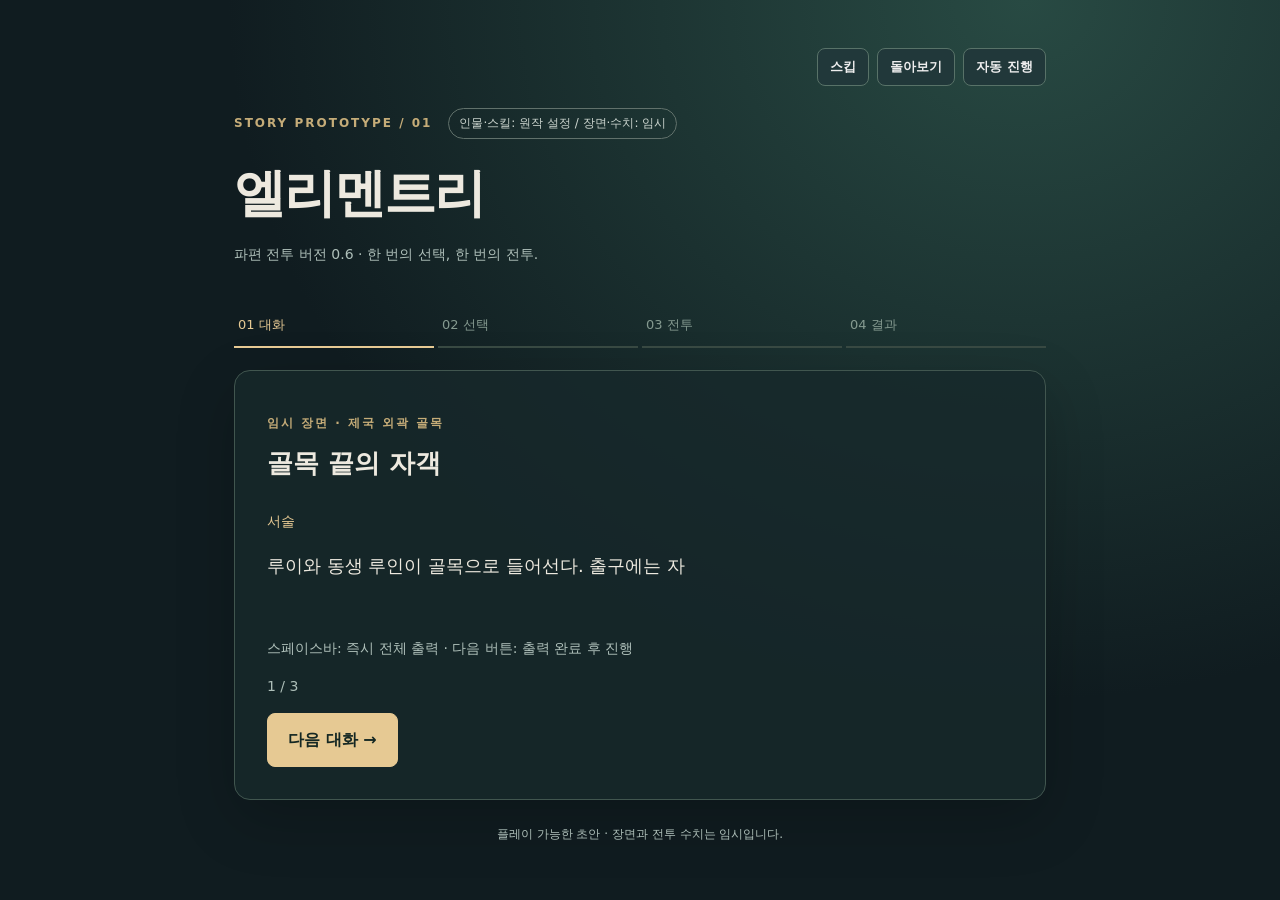
<file: index.html>
<!doctype html>
<html lang="ko">
<head><meta charset="utf-8"><meta name="viewport" content="width=device-width, initial-scale=1"><title>엘리멘트리 · 스토리 게임 초안</title><link rel="stylesheet" href="style.css"><script defer src="characters/루이.js"></script><script defer src="characters/루인.js"></script><script defer src="data.js"></script><script defer src="battle.js"></script><script defer src="game.js"></script></head>
<body><main><header><div class="story-controls" role="group" aria-label="대화 조작"><button id="skip" type="button" class="secondary" aria-pressed="false">스킵</button><button id="review" type="button" class="secondary">돌아보기</button><button id="auto" type="button" class="secondary" aria-pressed="false">자동 진행</button></div><span class="eyebrow">STORY PROTOTYPE / 01</span><span class="tag">인물·스킬: 원작 설정 / 장면·수치: 임시</span><h1 id="title">엘리멘트리</h1><p class="subtitle">파편 전투 버전 0.6 · 한 번의 선택, 한 번의 전투.</p></header><nav aria-label="진행 단계"><ol id="steps"><li>01 대화</li><li>02 선택</li><li>03 전투</li><li>04 결과</li></ol></nav><section id="screen" aria-labelledby="scene-title"></section><footer>플레이 가능한 초안 · 장면과 전투 수치는 임시입니다.</footer></main><dialog id="review-dialog" aria-labelledby="review-title"><div class="review-heading"><h2 id="review-title">돌아보기</h2><button id="close-review" type="button" class="secondary">닫기</button></div><p class="muted">이번 플레이에서 만난 이야기입니다. 닫으면 이어서 진행합니다.</p><div id="review-content"></div></dialog></body></html>
</file>
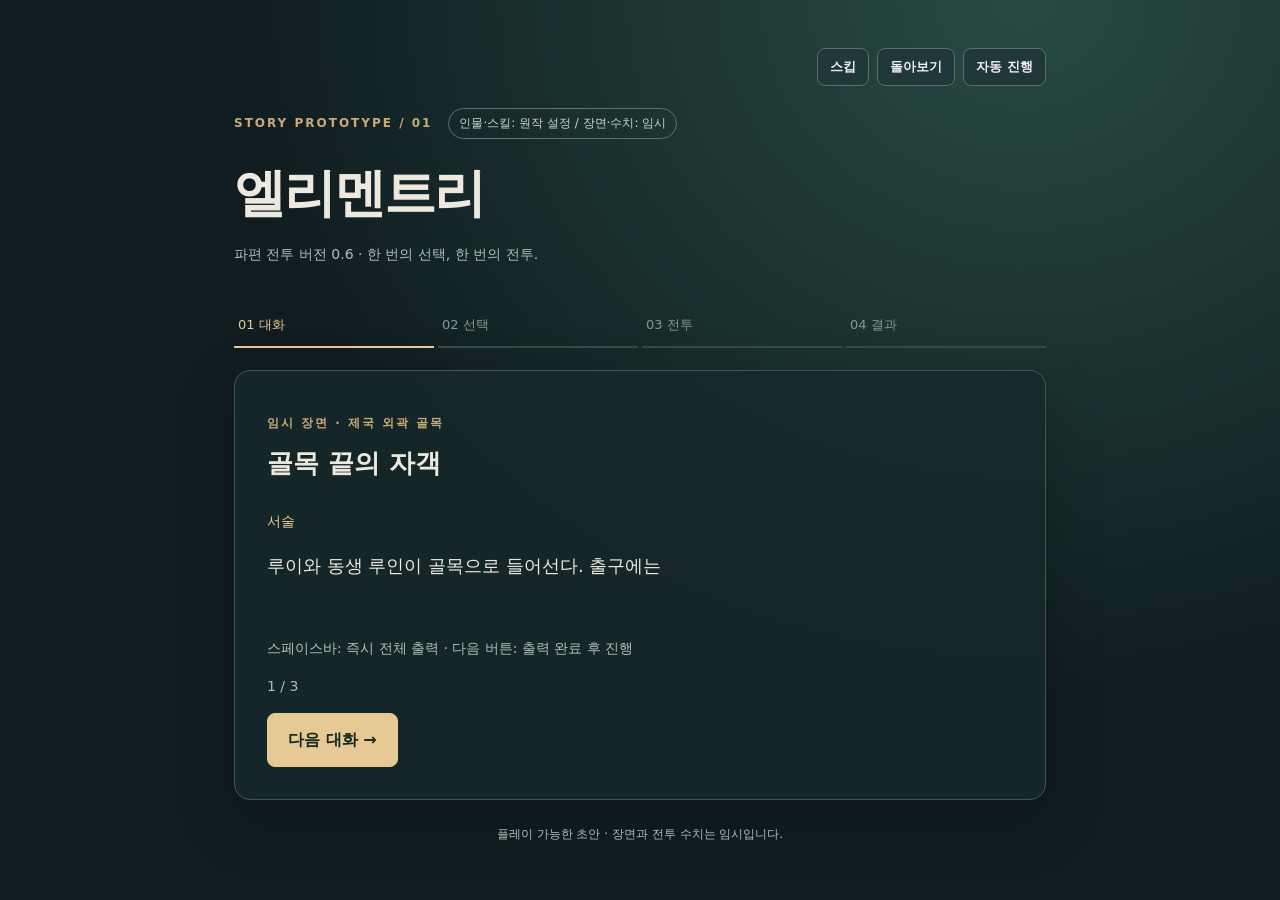
<file: 엘리멘트리.html>
<!doctype html>
<html lang="ko">
<head><meta charset="utf-8"><meta name="viewport" content="width=device-width, initial-scale=1"><title>엘리멘트리 · 스토리 게임 초안</title><style>
:root{color-scheme:dark;font-family:system-ui,-apple-system,'Segoe UI',sans-serif;color:#ede9df;background:#101c20}*{box-sizing:border-box}body{margin:0;background:radial-gradient(ellipse at 80% 0%,#284a43 0%,transparent 55%),#101c20;min-height:100vh}main{max-width:860px;margin:auto;padding:48px 24px}header{padding-bottom:24px}.eyebrow{font-size:12px;letter-spacing:2px;color:#c5ac78;font-weight:700}.tag{display:inline-block;font-size:12px;padding:6px 10px;border:1px solid #61716b;border-radius:20px;margin:0 0 0 16px;color:#ccd5cf}h1{font-family:Georgia,serif;font-size:clamp(32px,6vw,52px);letter-spacing:-2px;margin:20px 0 10px}.subtitle,.muted,footer{color:#aebfb9;font-size:14px;line-height:1.7}nav ol{list-style:none;display:flex;padding:0;gap:4px;margin:0 0 22px}nav li{flex:1;padding:12px 4px;border-bottom:2px solid #384942;color:#859a90;font-size:13px}nav li.active{color:#e6c993;border-color:#e6c993}section{background:#17292bcc;border:1px solid #41564f;border-radius:16px;padding:32px;box-shadow:0 20px 60px #0003}h2{font-size:26px;margin:14px 0 24px}h2:focus{outline:none}.speaker{color:#e6c993;font-size:14px;margin-top:32px}.narrative{font-size:18px;line-height:1.9;min-height:70px}button{font:inherit;font-weight:600;color:#142723;background:#e6c993;border:1px solid #e6c993;border-radius:8px;padding:14px 20px;cursor:pointer;line-height:1.5;transition:background .15s}button:hover{background:#f7dfb2}button:focus-visible{outline:3px solid #fff;outline-offset:4px}button:disabled{opacity:.4;cursor:not-allowed}.secondary{color:#eee;background:#21383a;border-color:#587268;text-align:left}.secondary:hover{background:#2b4846}.choices{display:grid;gap:14px}.choices strong,.choices span{display:block}.choices span{font-size:14px;color:#c1cfc6;font-weight:400;margin-top:6px}.fighters{display:grid;grid-template-columns:1fr 1fr;gap:16px}.fighter{padding:18px;border:1px solid #425a53;border-radius:10px;background:#102323}.fighter h3{margin:0;font-size:18px}.fighter p{font-size:14px;color:#c5d0c8}progress{width:100%;height:12px;accent-color:#98c8a1}.intent{padding:14px;background:#244037;border-radius:8px;color:#c6dccb}.heavy{background:#543a2d;color:#ffe0ad}.actions{display:flex;flex-wrap:wrap;gap:10px}.actions button{flex:1;min-width:150px;font-size:14px}.log{margin:24px 0;background:#0f2021;padding:16px;border-radius:8px;font-size:13px;color:#c1cfc6;line-height:1.6}.log p{margin:5px 0}footer{text-align:center;margin-top:24px;font-size:12px}@media(max-width:540px){main{padding:24px 16px}section{padding:22px 18px}.tag{margin:12px 0 0}.fighters{gap:8px}.fighter{padding:12px}.narrative{font-size:16px}.actions{flex-direction:column}}

.story-controls{display:flex;justify-content:flex-end;gap:8px;flex-wrap:wrap;margin-bottom:22px}.story-controls button{font-size:13px;padding:8px 12px}.story-controls button[aria-pressed="true"]{background:#e6c993;color:#142723}dialog{color:#ede9df;background:#17292b;border:1px solid #61716b;border-radius:16px;width:min(680px,calc(100% - 32px));max-height:80vh;padding:24px}dialog::backdrop{background:#000a}.review-heading{display:flex;justify-content:space-between;align-items:center;gap:16px}.review-heading h2{margin:0}.review-entry{padding:12px 0;border-bottom:1px solid #41564f}.review-entry p{line-height:1.8}.review-entry .speaker{margin:0;color:#e6c993}

/* 파티 인물 컷과 다섯 조각의 파편. 실제 캐릭터 그림은 추후 교체합니다. */
.party-panel{margin:-4px 0 24px;padding-bottom:20px;border-bottom:1px solid #405a55}.party-panel>.eyebrow{margin:0 0 14px}.party-strip{display:flex;gap:14px;overflow-x:auto;padding:4px 3px 10px}.party-cut{flex:0 0 112px;padding:6px;border:1px solid #47645e;background:#112326;border-radius:10px;opacity:.72}.party-cut.current{opacity:1;border-color:#dcbd7c;box-shadow:0 0 0 1px #dcbd7c55,0 0 18px #d1b77715}.party-cut>strong{display:block;font-size:14px;margin:8px 4px 3px}.member-role{display:block;color:#aebfb9;font-size:11px;margin:0 4px 12px}.current .member-role{color:#e6c993}.portrait{height:98px;position:relative;overflow:hidden;border-radius:5px;background:radial-gradient(ellipse at 70% 20%,#719aa055,transparent 60%),linear-gradient(150deg,#203f46,#101c26)}.portrait.miru{background:radial-gradient(ellipse at 25% 20%,#c6a57544,transparent 60%),linear-gradient(150deg,#44422b,#132823)}.silhouette{position:absolute;inset:0}.silhouette:before{content:'';position:absolute;left:32%;top:16%;width:37%;height:43%;background:linear-gradient(100deg,#121e23,#40575b);border-radius:40% 42% 46% 45%;transform:rotate(-8deg);box-shadow:-5px -6px 0 #13232b}.silhouette:after{content:'';position:absolute;left:6%;top:56%;width:90%;height:65%;background:linear-gradient(120deg,#12252c,#506b70);clip-path:polygon(25% 0,65% 0,100% 100%,0 100%)}.miru .silhouette:before{background:linear-gradient(100deg,#253126,#727253);box-shadow:-6px -8px 0 #202b20,5px -2px 0 #202b20}.miru .silhouette:after{background:linear-gradient(120deg,#253a32,#777651)}.portrait-placeholder{position:absolute;bottom:5px;right:5px;font-size:9px;color:#d3ded6;background:#102323bb;border-radius:3px;padding:2px 4px}.battle-command-panel{margin-top:24px;border-top:1px solid #47645e;padding-top:24px}.active-cost-panel{padding:20px 20px 14px;background:linear-gradient(120deg,#1d3738,#14292d);border:1px solid #52736a;border-radius:10px;margin-bottom:18px}.cost-heading{display:flex;align-items:center;justify-content:space-between;gap:10px;font-size:14px;color:#d4e4dd}.cost-heading strong{font-size:20px;color:#ddc78f;font-variant-numeric:tabular-nums}.fragment-gauge{display:flex;gap:5px;height:50px;max-width:540px;margin:16px auto 12px;filter:drop-shadow(0 0 7px #82d8c333)}.fragment-piece{flex:1;background:linear-gradient(125deg,#1d3439,#283e43);clip-path:polygon(17% 0,100% 8%,85% 100%,0 88%);position:relative;border-top:2px solid #44615e;border-bottom:2px solid #263e3b}.fragment-piece.filled{background:linear-gradient(135deg,#e3f2c7 0%,#87d3bc 30%,#4e9e99 62%,#245869 100%);border-top-color:#e8f6d5;border-bottom-color:#90c9b4}.fragment-piece:after{content:'';position:absolute;inset:4px 0;background:linear-gradient(160deg,transparent 48%,#efffd044 49%,transparent 52%);clip-path:polygon(0 0,100% 0,85% 70%,0 100%)}.fragment-piece:nth-child(1){clip-path:polygon(100% 8%,86% 100%,0 58%);transform:translateY(4px)}.fragment-piece:nth-child(2){transform:translateY(-3px);clip-path:polygon(19% 0,100% 11%,82% 100%,0 88%)}.fragment-piece:nth-child(3){transform:translateY(3px);clip-path:polygon(15% 0,100% 7%,86% 100%,0 94%)}.fragment-piece:nth-child(4){transform:translateY(-4px)}.fragment-piece:nth-child(5){clip-path:polygon(18% 0,100% 43%,0 100%);transform:translateY(2px)}.fragment-gauge.compact{height:14px;gap:2px;margin:0 2px 6px;filter:none}.compact .fragment-piece{border-width:1px}.compact .fragment-piece:nth-child(1),.compact .fragment-piece:nth-child(3){transform:translateY(1px)}.compact .fragment-piece:nth-child(2),.compact .fragment-piece:nth-child(4){transform:translateY(-1px)}.compact .fragment-piece:nth-child(5){transform:none}.cost-note{font-size:11px;color:#aebfb9;line-height:1.6;margin:12px 0 0}@media(max-width:540px){.active-cost-panel{padding:16px 12px 12px}.fragment-gauge{height:40px;gap:3px}.fragment-gauge.compact{height:14px}.cost-heading{font-size:12px}.party-cut{flex-basis:100px}.portrait{height:88px}.party-strip{gap:10px}}

.member-health{display:block;color:#d3ded6;font-size:11px;margin:0 4px 12px}.member-status{display:block;font-size:10px;color:#bfcabd;line-height:1.5;margin:6px 4px;overflow-wrap:anywhere}.party-cut{flex-basis:132px}.party-cut.fallen{opacity:.4}.enemy-line{display:grid;grid-template-columns:repeat(3,minmax(0,1fr));gap:12px}.enemy-card{color:#ede9df;background:#15272a;border:1px solid #52635e;border-radius:10px;padding:14px;text-align:left;font-weight:400;min-width:0}.enemy-card>strong,.enemy-card>span{display:block}.enemy-card>strong{font-size:16px;overflow-wrap:anywhere}.enemy-card .muted{font-size:11px;margin:4px 0}.enemy-card .enemy-health{font-size:12px;margin:12px 0}.enemy-card progress{height:8px;margin-bottom:16px}.enemy-card.selected{border-color:#e6c993;background:#293b36;box-shadow:0 0 0 1px #e6c99366}.enemy-card.acting{border-color:#e09c85;background:#392d2d}.enemy-card:hover:not(:disabled){background:#2b4846}.enemy-card:disabled{opacity:.7}.enemy-card .fragment-gauge.compact{max-width:150px;margin:0 0 8px}.status-badge{font-size:11px;color:#cfb7e6;line-height:1.5;min-height:32px;margin-top:10px;overflow-wrap:anywhere}.battle-skills{display:grid;grid-template-columns:repeat(2,minmax(0,1fr));gap:10px}.battle-skills button{min-width:0}.battle-skills strong,.skill-cost,.skill-description,.unavailable-reason{display:block}.battle-skills strong{font-size:15px}.skill-cost{color:#e6c993;font-size:12px;margin:5px 0}.skill-description{color:#bfd0c9;font-size:12px;font-weight:400;line-height:1.6;margin-top:5px}.unavailable-reason{color:#edbda4;font-size:11px;margin-top:6px}.battle-skills button:disabled{opacity:.6}.target-info{font-size:13px;color:#dfd0a3;line-height:1.7}.active-cost-panel:focus-visible{outline:2px solid #e6c993;outline-offset:3px}@media(max-width:540px){.party-cut{flex-basis:120px}.enemy-line{gap:6px}.enemy-card{padding:9px 6px}.enemy-card>strong{font-size:12px}.enemy-card .enemy-health{font-size:10px}.enemy-card .cost-note{font-size:10px}.battle-skills{grid-template-columns:1fr}.status-badge{font-size:10px}}

.hp-track{height:9px;position:relative;overflow:visible;background:#0a171b;border-radius:4px;margin:8px 0 16px;isolation:isolate}.hp-fill,.hp-burn{position:absolute;inset:0;border-radius:4px;transform-origin:left center;pointer-events:none}.hp-fill{background:linear-gradient(90deg,#579c86,#bfe4b6);z-index:2}.hp-burn{background:linear-gradient(90deg,#cf542a,#ffa836,#fff6a4);z-index:1}.damaged .hp-fill{transition:transform var(--hp-duration) ease-out}.damaged .hp-burn{transition:transform calc(var(--hp-duration) + 150ms) ease-out 150ms;box-shadow:0 0 12px #ff8b3c99}.damaged .hp-burn:after{content:'';position:absolute;right:0;top:-8px;width:12px;height:22px;border-radius:70% 25% 60% 35%;background:radial-gradient(ellipse at bottom,#fff4ae,#ff9336 45%,#f4401a66 70%,transparent 75%);filter:drop-shadow(0 0 5px #ffac52);animation:hp-flame calc(var(--hp-duration) + 250ms) ease-out forwards}.damaged{animation:hp-hit 350ms ease-out}.party-cut .hp-track{margin:0 4px 15px;height:6px}.enemy-card .hp-track{margin-bottom:16px}.battle-screen .log{max-height:190px;overflow:auto;scrollbar-width:thin}.combat-typing:after{content:'▍';color:#e6c993;animation:typing-caret .6s steps(2) infinite}@keyframes hp-flame{0%{opacity:1;transform:scaleY(.65) rotate(-8deg)}25%{opacity:1;transform:scaleY(1.2) rotate(12deg)}60%{opacity:.9;transform:scaleY(.85) rotate(-12deg)}100%{opacity:0;transform:scaleY(.3)}}@keyframes hp-hit{0%,100%{filter:none}30%{filter:brightness(1.7);box-shadow:0 0 10px #ff773c}}@keyframes typing-caret{to{opacity:0}}@media(prefers-reduced-motion:reduce){.damaged .hp-fill,.damaged .hp-burn{transition:none}.damaged,.damaged .hp-burn:after,.combat-typing:after{animation:none}.damaged .hp-burn:after{display:none}}

</style></head>
<body><main><header><div class="story-controls" role="group" aria-label="대화 조작"><button id="skip" type="button" class="secondary" aria-pressed="false">스킵</button><button id="review" type="button" class="secondary">돌아보기</button><button id="auto" type="button" class="secondary" aria-pressed="false">자동 진행</button></div><span class="eyebrow">STORY PROTOTYPE / 01</span><span class="tag">인물·스킬: 원작 설정 / 장면·수치: 임시</span><h1 id="title">엘리멘트리</h1><p class="subtitle">파편 전투 버전 0.6 · 한 번의 선택, 한 번의 전투.</p></header><nav aria-label="진행 단계"><ol id="steps"><li>01 대화</li><li>02 선택</li><li>03 전투</li><li>04 결과</li></ol></nav><section id="screen" aria-labelledby="scene-title"></section><footer>플레이 가능한 초안 · 장면과 전투 수치는 임시입니다.</footer></main><dialog id="review-dialog" aria-labelledby="review-title"><div class="review-heading"><h2 id="review-title">돌아보기</h2><button id="close-review" type="button" class="secondary">닫기</button></div><p class="muted">이번 플레이에서 만난 이야기입니다. 닫으면 이어서 진행합니다.</p><div id="review-content"></div></dialog><script>
// 루이의 설정과 스킬을 이 파일에서 수정하세요.
// 숫자는 임시 수치입니다. 이름과 기술의 기본 효과는 사용자 설정입니다.
// 숫자에는 따옴표를 쓰지 않고, 글에는 따옴표를 유지하세요.
const LOUIS = {
  id: 'louis',              // 게임 연결용 이름: 다른 인물과 중복 금지
  name: '루이',             // 화면에 표시되는 이름
  hp: 85,                  // 최대 체력 (임시)
  portraitStyle: 'arin',    // 임시 초상 스타일

  // 소설 설정을 정리하는 메모입니다. 아직 게임 화면에는 출력하지 않습니다.
  profile: {
    relationship: '루인의 손위 형제',
    age: null,             // 미정. 예: 20
    affiliation: '미정',    // 소속
    personality: '미정',    // 성격
    backstory: '미정'       // 배경 이야기
  },

  // 스킬을 추가하려면 아래 { ... } 한 묶음을 복사해 skills 안에 넣으세요.
  // id는 각각 달라야 합니다. 새 기술의 기본 처리 방식은 아래 effect 중 선택합니다.
  skills: [
    {
      id: 'gravity-ball',
      name: '그라비티 볼',
      kind: 'basic',        // basic: 기본 공격 / skill: 파편을 쓰는 기술
      effect: 'hit',        // hit: 선택한 적 하나에 피해와 상태 스택
      cost: 0,             // 기본 공격은 0. 공격 후 공통 규칙에 따라 파편 회복
      damage: 12,          // 피해량 (임시). 전투 준비 보너스는 별도 적용
      status: 'dark',       // dark: 암흑 / radiance: 광채
      stacks: 1,           // 부여할 스택 수
      description: '중력을 응축한 구체를 적 하나에게 날린다.'
    },
    {
      id: 'gravity-fall',
      name: '그라비티 폴',
      kind: 'skill',
      effect: 'detonate-dark', // 암흑이 있는 모든 적에게 스택을 소진하며 피해
      cost: 1,                // 파편 소모량
      damagePerStack: 18,      // 암흑 1스택당 피해량 (임시)
      allowOverdraw: false,    // 초과 사용 보류. 공통 허용 설정도 켜져야 사용 가능
      description: '암흑이 있는 모든 적의 스택을 각각 모두 소진해 피해를 준다.'
    },
    {
      id: 'gravity-chase',
      name: '그라비티 체이스',
      kind: 'skill',
      effect: 'spread-dark',   // 선택한 적의 암흑을 생존 적 전체에 확산
      cost: 1,
      description: '암흑이 있는 적 하나의 스택을 전체로 확산. 모든 생존 적에게 최소 1스택, 추가분은 균등 분배.'
    }
  ]
};

</script><script>
// 루인의 설정과 스킬을 이 파일에서 수정하세요.
// 숫자는 임시 수치입니다. 이름과 기술의 기본 효과는 사용자 설정입니다.
// 숫자에는 따옴표를 쓰지 않고, 글에는 따옴표를 유지하세요.
const RUIN = {
  id: 'ruin',               // 게임 연결용 이름: 다른 인물과 중복 금지
  name: '루인',              // 화면에 표시되는 이름
  hp: 75,                  // 최대 체력 (임시)
  portraitStyle: 'miru',    // 임시 초상 스타일

  // 소설 설정용 메모. 아직 게임 화면에는 출력하지 않습니다.
  profile: {
    relationship: '루이의 동생',
    age: null,
    affiliation: '미정',
    personality: '미정',
    backstory: '미정'
  },

  // 스킬 하나는 { ... } 한 묶음입니다. 추가할 때 id를 중복하지 마세요.
  skills: [
    {
      id: 'faint-light',
      name: '어둠을 밝히는 빛',
      kind: 'basic',        // basic: 기본 공격 / skill: 파편을 쓰는 기술
      effect: 'hit',        // 선택한 적 하나에게 피해와 상태 스택
      cost: 0,
      damage: 10,          // 피해량 (임시)
      status: 'radiance',   // radiance: 광채 / dark: 암흑
      stacks: 1,
      description: '미약한 빛줄기를 적 하나에게 날린다.'
    },
    {
      id: 'cutting-light',
      name: '어둠을 가르는 빛',
      kind: 'skill',
      effect: 'hit',
      cost: 1,             // 파편 소모량
      damage: 20,          // 피해량 (임시)
      status: 'radiance',
      stacks: 3,           // 부여할 광채 스택 수. 추가 효과는 아직 미정
      description: '전방을 가르는 빛줄기를 적 하나에게 날린다.'
    }
  ]
};

</script><script>
// 인물 이름·형제 관계·아군 스킬은 사용자 설정입니다.
// 장면, 피해량, 체력, 적 스킬, 턴 순서와 아직 미정인 세부 처리는 임시 설정입니다.
const STORY = {
  title: '엘리멘트리',
  sceneTitle: '골목 끝의 자객',
  location: '임시 장면 · 제국 외곽 골목',
  dialogue: [
    { speaker: '서술', text: '루이와 동생 루인이 골목으로 들어선다. 출구에는 자객 제인과 두 부하가 기다리고 있다.' },
    { speaker: '루인', text: '형, 저들은 길을 비켜 줄 생각이 없어 보여.' },
    { speaker: '루이', text: '내 곁에 있어. 함께 길을 열자.' }
  ],
  choiceTitle: '어떻게 전투를 준비할까?',
  choices: [
    { id: 'focus', title: '공격에 집중한다', description: '루이의 기본 공격 피해 +3 · 임시 수치', attackBonus: 3, hpBonus: 0, response: '루이가 손끝에 중력을 응축한다. 루인은 그 곁에서 빛을 준비한다.' },
    { id: 'guard', title: '서로를 지킬 준비를 한다', description: '형제의 최대 체력 각각 +10 · 임시 수치', attackBonus: 0, hpBonus: 10, response: '형제는 서로의 등을 맡긴다. 서두르지 않고 기회를 기다리기로 한다.' }
  ],
  encounter: '제인이 두 부하에게 신호를 보낸다. 루이와 루인은 파편 0에서 싸움을 시작한다.',
  victory: { title: '형제가 연 길', text: '제인 일행이 물러난다. 루이와 루인은 함께 골목을 빠져나간다. 이 장면은 전투 규칙을 확인하기 위한 임시 이야기다.' },
  defeat: { title: '다음 기회를 위해', text: '형제는 더 싸우지 못하고 물러난다. 파편과 스택을 활용해 다시 도전해 보자. 이 결과는 임시 이야기다.' }
};
const COMBAT = {
  rules: { maxFragments: 5, initialFragments: 0, basicRecovery: 1, fragmentationTurns: 2, enableOverdraw: false, defenseMultiplier: 0.25 },
  // 아래 피해량·체력은 모두 임시이며 자유롭게 교체할 수 있습니다.
  // 아군 설정은 characters/루이.js, characters/루인.js에서 수정하세요.
  // 새 인물 파일을 index.html에 등록한 뒤, 이 배열에 해당 인물 상수를 추가합니다.
  party: [LOUIS, RUIN],
  enemies: [
    { id: 'jane', name: '제인', hp: 90, role: '자객', aiPattern: ['dagger', 'dagger', 'vital-strike', 'shadow-strike'], skills: [
      { id: 'dagger', name: '단검 찌르기', kind: 'basic', effect: 'hit', cost: 0, damage: 5, description: '적 하나에게 5 피해, 파편 1 회복 · 임시 스킬' },
      { id: 'vital-strike', name: '급소 찌르기', kind: 'skill', effect: 'hit', cost: 2, damage: 14, description: '적 하나에게 14 피해 · 임시 자객 스킬' },
      { id: 'shadow-strike', name: '그림자 습격', kind: 'skill', effect: 'hit', cost: 1, damage: 9, description: '적 하나에게 9 피해 · 임시 자객 스킬' }
    ] },
    { id: 'right-hand', name: '제인의 오른팔', hp: 45, role: '자객의 부하', aiPattern: ['right-dagger', 'double-cut'], skills: [
      { id: 'right-dagger', name: '날붙이 공격', kind: 'basic', effect: 'hit', cost: 0, damage: 4, description: '적 하나에게 4 피해, 파편 1 회복 · 임시 스킬' },
      { id: 'double-cut', name: '연속 베기', kind: 'skill', effect: 'hit', cost: 1, damage: 7, description: '적 하나에게 7 피해 · 임시 스킬' }
    ] },
    { id: 'left-hand', name: '제인의 왼팔', hp: 45, role: '자객의 부하', aiPattern: ['left-dagger', 'ambush'], skills: [
      { id: 'left-dagger', name: '기습 단검', kind: 'basic', effect: 'hit', cost: 0, damage: 4, description: '적 하나에게 4 피해, 파편 1 회복 · 임시 스킬' },
      { id: 'ambush', name: '매복 찌르기', kind: 'skill', effect: 'hit', cost: 1, damage: 7, description: '적 하나에게 7 피해 · 임시 스킬' }
    ] }
  ]
};
const PRESENTATION = { typingIntervalMs: 35, autoDelayMs: 1400, skipDelayMs: 120, combatTypingMs: 16, combatLineDelayMs: 180, enemyDelayMs: 450, hpDrainMs: 900 };

</script><script>
// 화면과 독립된 전투 규칙. 모든 캐릭터가 같은 코스트·상태 처리 함수를 사용합니다.
function createBattle(config, choice = {}) {
  const units = [...config.party.map(unit => ({ ...unit, side: 'party' })), ...config.enemies.map(unit => ({ ...unit, side: 'enemy' }))].map(unit => {
    const maxHp = unit.hp + (unit.side === 'party' ? choice.hpBonus || 0 : 0);
    return { ...unit, hp: maxHp, maxHp, fragments: config.rules.initialFragments,
      attackBonus: unit.id === config.party[0].id ? choice.attackBonus || 0 : 0,
      dark: 0, radiance: 0, recoveryBlockedTurns: 0, defending: false, actionsTaken: 0 };
  });
  return { units, turnIndex: 0, round: 1, turn: 1, outcome: null };
}
function currentActor(state) { return state.units[state.turnIndex]; }
function opponents(state, actor = currentActor(state)) { return state.units.filter(unit => unit.side !== actor.side && unit.hp > 0); }
function validTargets(state, skill, actor = currentActor(state)) {
  const targets = opponents(state, actor);
  return ['detonate-dark', 'spread-dark'].includes(skill.effect) ? targets.filter(unit => unit.dark > 0) : targets;
}
function actionAvailability(state, action, config) {
  if (state.outcome) return { ok: false, reason: '전투가 끝났습니다.' };
  const actor = currentActor(state);
  if (action.skillId === 'defend') return { ok: true };
  const skill = actor.skills.find(item => item.id === action.skillId);
  if (!skill) return { ok: false, reason: '사용할 수 없는 기술입니다.' };
  const cost = skill.cost || 0;
  const overdraw = actor.fragments < cost;
  if (overdraw && !(config.rules.enableOverdraw && skill.allowOverdraw && action.overdraw === true)) {
    return { ok: false, reason: `파편 부족 · ${cost} 필요` };
  }
  const targets = validTargets(state, skill, actor);
  if (!targets.length) return { ok: false, reason: ['detonate-dark', 'spread-dark'].includes(skill.effect) ? '암흑 1스택 이상인 적이 필요합니다.' : '대상이 없습니다.' };
  if (skill.effect !== 'detonate-dark' && !targets.some(unit => unit.id === action.targetId)) {
    return { ok: false, reason: skill.effect === 'spread-dark' ? '암흑이 있는 적을 선택하세요.' : '살아 있는 적을 선택하세요.' };
  }
  return { ok: true, skill, targets, overdraw };
}
function advanceBattle(state) {
  if (state.units.filter(unit => unit.side === 'enemy').every(unit => unit.hp === 0)) state.outcome = 'victory';
  else if (state.units.filter(unit => unit.side === 'party').every(unit => unit.hp === 0)) state.outcome = 'defeat';
  if (state.outcome) return;
  do {
    state.turnIndex = (state.turnIndex + 1) % state.units.length;
    if (state.turnIndex === 0) state.round++;
  } while (currentActor(state).hp === 0);
  state.turn++;
  currentActor(state).defending = false;
}
function takeTurn(state, action, config) {
  const available = actionAvailability(state, action, config);
  if (!available.ok) return { ok: false, reason: available.reason, lines: [] };
  const actor = currentActor(state), lines = [];
  const blockedAtStart = actor.recoveryBlockedTurns > 0;
  let triggeredFragmentation = false;
  function hit(target, damage) {
    const actual = target.defending ? Math.ceil(damage * config.rules.defenseMultiplier) : damage;
    target.hp = Math.max(0, target.hp - actual);
    lines.push(`${target.name}에게 ${actual} 피해${target.defending ? ' (방어)' : ''}.`);
    if (!target.hp) lines.push(`${target.name} 전투 불능.`);
  }
  if (action.skillId === 'defend') { actor.defending = true; lines.push(`${actor.name}: 방어. 다음 자신의 턴까지 받는 피해 감소.`); }
  else {
    const { skill, targets, overdraw } = available;
    lines.push(`${actor.name}: ${skill.name}${overdraw ? ' · 초과 사용' : ''}.`);
    if (skill.cost) {
      actor.fragments = Math.max(0, actor.fragments - skill.cost);
      lines.push(`파편 ${skill.cost} 소모 · 남은 파편 ${actor.fragments}/5.`);
    }
    if (overdraw) {
      actor.recoveryBlockedTurns = config.rules.fragmentationTurns;
      triggeredFragmentation = true;
      lines.push(`파편화! 다음 자신의 ${actor.recoveryBlockedTurns}턴 동안 파편 회복 불가.`);
    }
    if (skill.effect === 'hit') {
      const target = targets.find(unit => unit.id === action.targetId);
      hit(target, skill.damage + (skill.kind === 'basic' ? actor.attackBonus : 0));
      if (skill.status && target.hp > 0) {
        target[skill.status] += skill.stacks;
        lines.push(`${target.name}: ${skill.status === 'dark' ? '암흑' : '광채'} +${skill.stacks} (총 ${target[skill.status]}).`);
      }
    } else if (skill.effect === 'detonate-dark') {
      // 피해 발생 전의 대상과 스택을 고정해 모든 표식 적에게 동시에 적용합니다.
      const marked = targets.map(target => ({ target, stacks: target.dark }));
      marked.forEach(({ target, stacks }) => { target.dark = 0; hit(target, stacks * skill.damagePerStack); lines.push(`${target.name}: 암흑 ${stacks}스택 소진.`); });
    } else if (skill.effect === 'spread-dark') {
      const source = targets.find(unit => unit.id === action.targetId);
      const total = source.dark;
      source.dark = 0;
      // 선택한 적도 포함해 모든 생존 적에게 최소 1스택. 추가 스택은 균등 분배합니다.
      const receivers = opponents(state, actor);
      receivers.forEach((unit, index) => {
        const distributedTotal = Math.max(total, receivers.length);
        const count = Math.floor(distributedTotal / receivers.length) + (index < distributedTotal % receivers.length ? 1 : 0);
        unit.dark += count;
        lines.push(`${unit.name}: 암흑 ${count}스택 분배 (총 ${unit.dark}).`);
      });
    }
    if (skill.kind === 'basic') {
      if (blockedAtStart) lines.push(`파편화: 회복 불가 · 이번 턴 포함 ${actor.recoveryBlockedTurns}턴 남음.`);
      else {
        const before = actor.fragments;
        actor.fragments = Math.min(config.rules.maxFragments, actor.fragments + config.rules.basicRecovery);
        lines.push(`파편 ${actor.fragments - before} 회복 · 현재 ${actor.fragments}/${config.rules.maxFragments}.`);
      }
    }
  }
  if (blockedAtStart && !triggeredFragmentation) actor.recoveryBlockedTurns--;
  actor.actionsTaken++;
  advanceBattle(state);
  if (state.outcome) lines.push(state.outcome === 'victory' ? '모든 적이 물러났다. 승리!' : '형제 모두 전투 불능. 후퇴한다.');
  return { ok: true, lines };
}
function enemyIntent(state, config) {
  const actor = currentActor(state);
  const living = opponents(state, actor);
  if (!living.length || state.outcome) return null;
  // 임시 AI: 패턴을 따라가며, 코스트가 부족하면 기본 공격. 약한 상대부터 노립니다.
  const target = [...living].sort((a, b) => a.hp - b.hp)[0];
  const planned = actor.aiPattern?.[actor.actionsTaken % actor.aiPattern.length];
  let skill = actor.skills.find(item => item.id === planned) || actor.skills.find(item => item.kind === 'basic');
  let action = { skillId: skill.id, targetId: target.id };
  if (!actionAvailability(state, action, config).ok) {
    skill = actor.skills.find(item => item.kind === 'basic'); action = { skillId: skill.id, targetId: target.id };
  }
  return { ...action, name: skill.name, damage: skill.damage, cost: skill.cost, targetName: target.name };
}
if (typeof module !== 'undefined') module.exports = { createBattle, currentActor, opponents, validTargets, actionAvailability, takeTurn, enemyIntent };

</script><script>
const screen = document.getElementById('screen');
let dialogueIndex = 0, selectedChoice = null, battle = null, log = [], targetId = null;
let history = [], textParts = [], partIndex = 0, characterIndex = 0;
let typing = false, advance = null, typingTimer = null, advanceTimer = null;
let autoMode = false, skipMode = false;
let battleBusy = false, battlePresentation = null, hpBefore = null;
let enemyTimer = null, combatTextTimer = null, combatRun = null;
let combatGeneration = 0, pausedAnimations = [], combatPausedMs = 0, combatPauseStarted = null;
function cancelCombatPlayback() {
  clearTimeout(enemyTimer); clearTimeout(combatTextTimer);
  combatGeneration++; battleBusy = false; battlePresentation = null; hpBefore = null; combatRun = null; combatPausedMs = 0; combatPauseStarted = null;
}
function visibleActor() { return battlePresentation || currentActor(battle); }
function scheduleEnemy() {
  clearTimeout(enemyTimer);
  if (!battle || battle.outcome || battleBusy || reviewDialog.open || currentActor(battle).side !== 'enemy') return;
  const generation = combatGeneration;
  enemyTimer = setTimeout(() => {
    if (generation === combatGeneration && !reviewDialog.open && !battleBusy && battle && !battle.outcome) doBattleAction(enemyIntent(battle, COMBAT));
  }, PRESENTATION.enemyDelayMs);
}
function tickCombatText() {
  if (!combatRun || reviewDialog.open) return;
  const run = combatRun;
  if (run.index >= run.lines.length) {
    const done = run.done; combatRun = null; done(); return;
  }
  if (!run.node) {
    run.node = element('p', '', 'combat-typing');
    run.box.append(run.node);
  }
  const characters = Array.from(run.lines[run.index]);
  run.node.textContent = characters.slice(0, ++run.character).join('');
  run.box.scrollTop = run.box.scrollHeight;
  if (run.character >= characters.length) {
    log.push(run.lines[run.index]); run.node.classList.remove('combat-typing');
    run.index++; run.character = 0; run.node = null;
    combatTextTimer = setTimeout(tickCombatText, PRESENTATION.combatLineDelayMs);
  } else combatTextTimer = setTimeout(tickCombatText, PRESENTATION.combatTypingMs);
}
function completeCombatText() {
  if (!combatRun) return;
  clearTimeout(combatTextTimer);
  const run = combatRun;
  for (; run.index < run.lines.length; run.index++) {
    if (!run.node) run.node = element('p');
    run.node.textContent = run.lines[run.index]; run.node.classList.remove('combat-typing');
    if (!run.node.isConnected) run.box.append(run.node);
    log.push(run.lines[run.index]); run.node = null;
  }
  const done = run.done; combatRun = null; done();
}
const reviewDialog = document.getElementById('review-dialog');
const skipButton = document.getElementById('skip');
const autoButton = document.getElementById('auto');
document.getElementById('title').textContent = STORY.title;
document.title = `${STORY.title} · 스토리 게임 초안`;
function element(tag, text, className) {
  const node = document.createElement(tag);
  if (text !== undefined) node.textContent = text;
  if (className) node.className = className;
  return node;
}
function button(label, handler, secondary = false) {
  const node = element('button', label, secondary ? 'secondary' : '');
  node.type = 'button'; node.addEventListener('click', handler); return node;
}
function scene(step, label, title, focusHeading = true) {
  clearTimeout(typingTimer); clearTimeout(advanceTimer);
  if (step !== 2) cancelCombatPlayback();
  typing = false; advance = null; textParts = [];
  screen.classList.remove('battle-screen');
  screen.replaceChildren(element('p', label, 'eyebrow'));
  if (step === 1 || step === 2 || step === 3) { skipMode = false; autoMode = false; }
  updateControls();
  const heading = element('h2', title); heading.id = 'scene-title'; heading.tabIndex = -1;
  screen.append(heading);
  document.querySelectorAll('#steps li').forEach((node, index) => {
    node.classList.toggle('active', index === step);
    if (index === step) node.setAttribute('aria-current', 'step'); else node.removeAttribute('aria-current');
  });
  if (focusHeading) heading.focus();
}
function updateControls() {
  skipButton.setAttribute('aria-pressed', String(skipMode));
  autoButton.setAttribute('aria-pressed', String(autoMode));
  skipButton.textContent = skipMode ? '스킵 중 · 중지' : '스킵';
  autoButton.textContent = autoMode ? '자동 진행 · 켜짐' : '자동 진행';
  skipButton.disabled = !advance;
  autoButton.disabled = !advance;
}
function scheduleAdvance() {
  clearTimeout(advanceTimer);
  if (typing || !advance || reviewDialog.open || (!autoMode && !skipMode)) return;
  advanceTimer = setTimeout(() => { if (!reviewDialog.open && advance) advance(); },
    skipMode ? PRESENTATION.skipDelayMs : PRESENTATION.autoDelayMs);
}
function tickText() {
  if (!typing || reviewDialog.open) return;
  const part = textParts[partIndex];
  part.node.textContent = part.characters.slice(0, ++characterIndex).join('');
  if (characterIndex >= part.characters.length) {
    partIndex++; characterIndex = 0;
    if (partIndex >= textParts.length) { typing = false; scheduleAdvance(); return; }
  }
  typingTimer = setTimeout(tickText, PRESENTATION.typingIntervalMs);
}
function completeText() {
  clearTimeout(typingTimer);
  textParts.forEach(part => { part.node.textContent = part.text; });
  typing = false; scheduleAdvance();
}
function narrate(lines, next) {
  partIndex = 0; characterIndex = 0;
  textParts = lines.map(line => {
    if (line.speaker) screen.append(element('p', line.speaker, 'speaker'));
    const node = element('p', '', 'narrative'); screen.append(node);
    history.push({ speaker: line.speaker || '서술', text: line.text });
    return { node, text: line.text, characters: Array.from(line.text) };
  });
  advance = next || null; typing = true;
  screen.append(element('p', '스페이스바: 즉시 전체 출력 · 다음 버튼: 출력 완료 후 진행', 'muted'));
  updateControls();
  if (skipMode) completeText(); else typingTimer = setTimeout(tickText, PRESENTATION.typingIntervalMs);
}
function nextText() {
  if (typing) completeText(); else if (advance) { clearTimeout(advanceTimer); advance(); }
}
function showDialogue() {
  scene(0, STORY.location, STORY.sceneTitle);
  narrate([STORY.dialogue[dialogueIndex]], () => {
    if (++dialogueIndex < STORY.dialogue.length) showDialogue(); else showChoices();
  });
  screen.append(element('p', `${dialogueIndex + 1} / ${STORY.dialogue.length}`, 'muted'));
  screen.append(button(dialogueIndex === STORY.dialogue.length - 1 ? '준비를 선택하기 →' : '다음 대화 →', nextText));
}
function showChoices() {
  scene(1, '임시 설정 · 여정의 갈림길', STORY.choiceTitle);
  const choices = element('div', undefined, 'choices');
  STORY.choices.forEach(choice => {
    const node = button('', () => {
      selectedChoice = choice; battle = createBattle(COMBAT, choice);
      scene(1, '임시 설정 · 선택한 준비', choice.title);
      narrate([{ text: choice.response }, { text: STORY.encounter }], () => { log = [`전투 시작. 모두 파편 0. ${battle.units.map(unit => unit.name).join(' → ')} 순서로 행동합니다.`]; targetId = null; showBattle(); });
      screen.append(button('전투 시작 →', nextText));
    }, true);
    node.append(element('strong', choice.title), element('span', choice.description)); choices.append(node);
  });
  screen.append(choices);
}
function fragmentGauge(value, name, compact = false) {
  const gauge = element('div', undefined, compact ? 'fragment-gauge compact' : 'fragment-gauge');
  gauge.setAttribute('role', 'meter'); gauge.setAttribute('aria-label', `${name}의 파편 코스트`);
  gauge.setAttribute('aria-valuemin', '0'); gauge.setAttribute('aria-valuemax', String(COMBAT.rules.maxFragments));
  gauge.setAttribute('aria-valuenow', String(value)); gauge.setAttribute('aria-valuetext', `파편 ${value} / ${COMBAT.rules.maxFragments}`);
  for (let i = 0; i < COMBAT.rules.maxFragments; i++) {
    const piece = element('span', undefined, `fragment-piece${i < value ? ' filled' : ''}`);
    piece.setAttribute('aria-hidden', 'true'); gauge.append(piece);
  }
  return gauge;
}
function statusText(unit) {
  const statuses = [];
  if (unit.dark) statuses.push(`암흑 ${unit.dark}`);
  if (unit.radiance) statuses.push(`광채 ${unit.radiance}`);
  if (unit.recoveryBlockedTurns) statuses.push(`파편화 · 회복 금지 ${unit.recoveryBlockedTurns}턴`);
  if (unit.defending) statuses.push('방어 중');
  if (!unit.hp) statuses.push('전투 불능');
  return statuses.join(' · ') || '상태 이상 없음';
}
function healthGauge(unit) {
  const previous = hpBefore?.[unit.id] ?? unit.hp;
  const damaged = previous > unit.hp;
  const track = element('div', undefined, `hp-track${damaged ? ' damaged' : ''}`);
  track.setAttribute('role', 'progressbar'); track.setAttribute('aria-label', `${unit.name} 체력`);
  track.setAttribute('aria-valuemin', '0'); track.setAttribute('aria-valuemax', String(unit.maxHp));
  track.setAttribute('aria-valuenow', String(unit.hp)); track.dataset.hp = String(unit.hp);
  track.style.setProperty('--hp-duration', `${PRESENTATION.hpDrainMs}ms`);
  const burn = element('span', undefined, 'hp-burn');
  const fill = element('span', undefined, 'hp-fill');
  burn.setAttribute('aria-hidden', 'true'); fill.setAttribute('aria-hidden', 'true');
  const initial = previous / unit.maxHp, final = unit.hp / unit.maxHp;
  burn.style.transform = fill.style.transform = `scaleX(${initial})`;
  track.append(burn, fill);
  if (damaged) requestAnimationFrame(() => requestAnimationFrame(() => {
    if (track.isConnected) burn.style.transform = fill.style.transform = `scaleX(${final})`;
  }));
  return track;
}
function partyPanel() {
  const panel = element('div', undefined, 'party-panel');
  panel.setAttribute('role', 'group'); panel.setAttribute('aria-label', '파티 멤버');
  const strip = element('div', undefined, 'party-strip');
  battle.units.filter(unit => unit.side === 'party').forEach(member => {
    const active = member.id === visibleActor().id;
    const card = element('div', undefined, `party-cut${active ? ' current' : ''}${!member.hp ? ' fallen' : ''}`);
    card.dataset.unitId = member.id;
    if (active) card.setAttribute('aria-current', 'true');
    const portrait = element('div', undefined, `portrait ${member.portraitStyle}`);
    portrait.setAttribute('role', 'img'); portrait.setAttribute('aria-label', `${member.name} 임시 실루엣 초상`);
    const silhouette = element('span', undefined, 'silhouette'); silhouette.setAttribute('aria-hidden', 'true');
    portrait.append(silhouette, element('span', '임시 초상', 'portrait-placeholder'));
    card.append(portrait, element('strong', member.name), element('span', active ? '현재 턴' : member.hp ? '대기' : '전투 불능', 'member-role'),
      element('span', `체력 ${member.hp}/${member.maxHp}`, 'member-health'), healthGauge(member),
      fragmentGauge(member.fragments, member.name, true), element('span', statusText(member), 'member-status'));
    strip.append(card);
  });
  panel.append(element('p', 'PARTY / 파티', 'eyebrow'), strip); return panel;
}
function enemyPanel() {
  const group = element('div', undefined, 'enemy-line'); group.setAttribute('role', 'group'); group.setAttribute('aria-label', '적과 공격 대상');
  const actor = visibleActor();
  battle.units.filter(unit => unit.side === 'enemy').forEach(unit => {
    const card = button('', () => { targetId = unit.id; showBattle(true); }, true);
    card.className = `enemy-card${targetId === unit.id ? ' selected' : ''}${actor.id === unit.id ? ' acting' : ''}`;
    card.dataset.unitId = unit.id; card.disabled = !unit.hp || actor.side !== 'party' || battleBusy;
    card.setAttribute('aria-label', `${unit.name} 대상 선택`); card.setAttribute('aria-pressed', String(targetId === unit.id));
    card.append(element('strong', unit.name), element('span', unit.role, 'muted'), element('span', `체력 ${unit.hp} / ${unit.maxHp}`, 'enemy-health'));
    const hp = healthGauge(unit);
    card.append(hp, fragmentGauge(unit.fragments, unit.name, true), element('span', `파편 ${unit.fragments}/5`, 'cost-note'), element('span', statusText(unit), 'status-badge'));
    group.append(card);
  }); return group;
}
function doBattleAction(action) {
  if (battleBusy || reviewDialog.open || !battle || battle.outcome) return;
  clearTimeout(enemyTimer);
  const actor = currentActor(battle);
  const previousHp = Object.fromEntries(battle.units.map(unit => [unit.id, unit.hp]));
  const result = takeTurn(battle, action, COMBAT);
  if (!result.ok) return;
  battleBusy = true; battlePresentation = actor; hpBefore = previousHp; combatPausedMs = 0; combatPauseStarted = null;
  showBattle(true);
  const generation = combatGeneration;
  const finish = () => {
    if (generation !== combatGeneration) return;
    // 스페이스로 기록을 완성해도 피해 연출은 끝까지 보여줍니다.
    const remaining = Math.max(0, PRESENTATION.hpDrainMs + 250 - (performance.now() - started - combatPausedMs));
    combatRun = { lines: [], index: 0, done: finish };
    combatTextTimer = setTimeout(() => {
      if (generation !== combatGeneration || reviewDialog.open) { if (generation === combatGeneration) combatRun = { lines: [], index: 0, done: finish }; return; }
      combatRun = null; battleBusy = false; battlePresentation = null; hpBefore = null;
      if (battle.outcome) showResult(); else showBattle(true);
    }, remaining);
  };
  const started = performance.now();
  combatRun = { lines: result.lines, index: 0, character: 0, node: null, box: screen.querySelector('.log'), done: finish };
  tickCombatText();
}
function showBattle(preserveFocus = false) {
  const actor = visibleActor();
  const enemies = battle.units.filter(unit => unit.side === 'enemy' && unit.hp > 0);
  if (!enemies.some(unit => unit.id === targetId)) targetId = enemies[0]?.id || null;
  clearTimeout(enemyTimer);
  scene(2, `임시 전투 · ${battle.round}라운드`, `${actor.name}의 턴`, !preserveFocus);
  screen.classList.add('battle-screen'); screen.prepend(partyPanel());
  screen.append(element('p', `임시 순서: ${battle.units.map(unit => unit.name).join(' → ')}. 전투 불능 인물은 건너뜁니다.`, 'muted'));
  screen.append(element('h3', actor.side === 'party' ? '공격할 적을 선택하세요' : '적의 행동을 확인하세요'), enemyPanel());
  const actions = element('div', undefined, 'actions battle-skills');
  if (actor.side === 'party') {
    screen.append(element('p', `선택한 대상: ${enemies.find(unit => unit.id === targetId)?.name || '없음'} · 체이스 대상에는 암흑이 필요합니다.`, 'target-info'));
    actor.skills.forEach(skill => {
      const action = { skillId: skill.id, targetId };
      if (COMBAT.rules.enableOverdraw && skill.allowOverdraw && actor.fragments < skill.cost) action.overdraw = true;
      const available = actionAvailability(battle, action, COMBAT);
      const cost = action.overdraw ? `파편 ${skill.cost} 초과 사용 · 파편화 2턴` : skill.kind === 'basic' ? '기본 공격 · 파편 +1' : `파편 ${skill.cost} 소모`;
      const node = button('', () => doBattleAction(action), true);
      node.disabled = battleBusy || !available.ok;
      const damage = skill.damage !== undefined ? `피해 ${skill.damage + (skill.kind === 'basic' ? actor.attackBonus : 0)} · 임시 수치` : skill.damagePerStack !== undefined ? `암흑 1스택당 피해 ${skill.damagePerStack} · 임시 수치` : '';
      node.append(element('strong', skill.name), element('span', cost, 'skill-cost'), element('span', skill.description, 'skill-description'));
      if (damage) node.append(element('span', damage, 'skill-description'));
      if (skill.status) node.append(element('span', `${skill.status === 'dark' ? '암흑' : '광채'} +${skill.stacks}`, 'skill-description'));
      if (!available.ok) node.append(element('span', available.reason, 'unavailable-reason'));
      actions.append(node);
    });
    const defend = button('방어 · 이번 턴 파편 회복 없음', () => doBattleAction({ skillId: 'defend' }), true); defend.disabled = battleBusy; actions.append(defend);
  } else {
    screen.append(element('p', battleBusy ? `${actor.name}의 행동을 출력하는 중입니다…` : `${actor.name}이 곧 자동으로 행동합니다.`, 'intent'));
  }
  if (battleBusy) screen.append(element('p', '전투 기록 출력 중 · 스페이스바로 전체 표시', 'muted'));
  appendLog();
  const commandPanel = element('div', undefined, 'battle-command-panel'); commandPanel.append(actions); screen.append(commandPanel);
  scheduleEnemy();
  if (preserveFocus && !battleBusy) screen.querySelector(`.enemy-card[data-unit-id="${targetId}"]`)?.focus({ preventScroll: true });
}
function appendLog() {
  const box = element('div', undefined, 'log'); box.setAttribute('role', 'log'); box.setAttribute('aria-label', '전투 기록');
  log.slice(-12).forEach(line => box.append(element('p', line))); screen.append(box);
  box.scrollTop = box.scrollHeight;
}
function showResult() {
  const result = STORY[battle.outcome];
  scene(3, `임시 설정 · ${battle.outcome === 'victory' ? '승리' : '패배'}`, result.title);
  narrate([{ text: result.text }]);
  screen.append(element('p', `선택: ${selectedChoice.title} · ${battle.units.filter(unit => unit.side === 'party').map(unit => `${unit.name} 체력 ${unit.hp}/${unit.maxHp}`).join(' · ')}`, 'muted'));
  appendLog();
  screen.append(button('처음부터 다시 플레이 ↻', () => { dialogueIndex = 0; selectedChoice = null; battle = null; targetId = null; log = []; history = []; showDialogue(); }));
}
skipButton.addEventListener('click', () => {
  skipMode = !skipMode; autoMode = false; updateControls();
  if (skipMode && typing) completeText(); else scheduleAdvance();
});
autoButton.addEventListener('click', () => {
  autoMode = !autoMode; skipMode = false; updateControls(); scheduleAdvance();
});
document.addEventListener('keydown', event => {
  if (event.code !== 'Space' || reviewDialog.open || event.repeat || event.ctrlKey || event.altKey || event.metaKey) return;
  if (event.target.closest('input, textarea, select, [contenteditable="true"]')) return;
  // 출력 중에는 버튼에 포커스가 있어도 전체 출력을 우선합니다.
  if (combatRun) { event.preventDefault(); completeCombatText(); }
  else if (typing) { event.preventDefault(); completeText(); }
});
document.getElementById('review').addEventListener('click', () => {
  clearTimeout(typingTimer); clearTimeout(advanceTimer);
  clearTimeout(enemyTimer); clearTimeout(combatTextTimer);
  if (battleBusy) combatPauseStarted = performance.now();
  pausedAnimations = screen.getAnimations({ subtree: true }); pausedAnimations.forEach(animation => animation.pause());
  const content = document.getElementById('review-content'); content.replaceChildren();
  if (!history.length) content.append(element('p', '아직 돌아볼 이야기가 없습니다.'));
  history.forEach(line => {
    const entry = element('div', undefined, 'review-entry');
    entry.append(element('p', line.speaker, 'speaker'), element('p', line.text)); content.append(entry);
  });
  reviewDialog.showModal(); document.getElementById('close-review').focus();
});
document.getElementById('close-review').addEventListener('click', () => reviewDialog.close());
reviewDialog.addEventListener('close', () => {
  if (combatPauseStarted !== null) { combatPausedMs += performance.now() - combatPauseStarted; combatPauseStarted = null; }
  pausedAnimations.forEach(animation => animation.play()); pausedAnimations = [];
  if (combatRun) combatTextTimer = setTimeout(tickCombatText, PRESENTATION.combatTypingMs);
  else scheduleEnemy();
  if (typing) typingTimer = setTimeout(tickText, PRESENTATION.typingIntervalMs); else scheduleAdvance();
});
showDialogue();

</script></body></html>
</file>
<file: style.css>
:root{color-scheme:dark;font-family:system-ui,-apple-system,'Segoe UI',sans-serif;color:#ede9df;background:#101c20}*{box-sizing:border-box}body{margin:0;background:radial-gradient(ellipse at 80% 0%,#284a43 0%,transparent 55%),#101c20;min-height:100vh}main{max-width:860px;margin:auto;padding:48px 24px}header{padding-bottom:24px}.eyebrow{font-size:12px;letter-spacing:2px;color:#c5ac78;font-weight:700}.tag{display:inline-block;font-size:12px;padding:6px 10px;border:1px solid #61716b;border-radius:20px;margin:0 0 0 16px;color:#ccd5cf}h1{font-family:Georgia,serif;font-size:clamp(32px,6vw,52px);letter-spacing:-2px;margin:20px 0 10px}.subtitle,.muted,footer{color:#aebfb9;font-size:14px;line-height:1.7}nav ol{list-style:none;display:flex;padding:0;gap:4px;margin:0 0 22px}nav li{flex:1;padding:12px 4px;border-bottom:2px solid #384942;color:#859a90;font-size:13px}nav li.active{color:#e6c993;border-color:#e6c993}section{background:#17292bcc;border:1px solid #41564f;border-radius:16px;padding:32px;box-shadow:0 20px 60px #0003}h2{font-size:26px;margin:14px 0 24px}h2:focus{outline:none}.speaker{color:#e6c993;font-size:14px;margin-top:32px}.narrative{font-size:18px;line-height:1.9;min-height:70px}button{font:inherit;font-weight:600;color:#142723;background:#e6c993;border:1px solid #e6c993;border-radius:8px;padding:14px 20px;cursor:pointer;line-height:1.5;transition:background .15s}button:hover{background:#f7dfb2}button:focus-visible{outline:3px solid #fff;outline-offset:4px}button:disabled{opacity:.4;cursor:not-allowed}.secondary{color:#eee;background:#21383a;border-color:#587268;text-align:left}.secondary:hover{background:#2b4846}.choices{display:grid;gap:14px}.choices strong,.choices span{display:block}.choices span{font-size:14px;color:#c1cfc6;font-weight:400;margin-top:6px}.fighters{display:grid;grid-template-columns:1fr 1fr;gap:16px}.fighter{padding:18px;border:1px solid #425a53;border-radius:10px;background:#102323}.fighter h3{margin:0;font-size:18px}.fighter p{font-size:14px;color:#c5d0c8}progress{width:100%;height:12px;accent-color:#98c8a1}.intent{padding:14px;background:#244037;border-radius:8px;color:#c6dccb}.heavy{background:#543a2d;color:#ffe0ad}.actions{display:flex;flex-wrap:wrap;gap:10px}.actions button{flex:1;min-width:150px;font-size:14px}.log{margin:24px 0;background:#0f2021;padding:16px;border-radius:8px;font-size:13px;color:#c1cfc6;line-height:1.6}.log p{margin:5px 0}footer{text-align:center;margin-top:24px;font-size:12px}@media(max-width:540px){main{padding:24px 16px}section{padding:22px 18px}.tag{margin:12px 0 0}.fighters{gap:8px}.fighter{padding:12px}.narrative{font-size:16px}.actions{flex-direction:column}}

.story-controls{display:flex;justify-content:flex-end;gap:8px;flex-wrap:wrap;margin-bottom:22px}.story-controls button{font-size:13px;padding:8px 12px}.story-controls button[aria-pressed="true"]{background:#e6c993;color:#142723}dialog{color:#ede9df;background:#17292b;border:1px solid #61716b;border-radius:16px;width:min(680px,calc(100% - 32px));max-height:80vh;padding:24px}dialog::backdrop{background:#000a}.review-heading{display:flex;justify-content:space-between;align-items:center;gap:16px}.review-heading h2{margin:0}.review-entry{padding:12px 0;border-bottom:1px solid #41564f}.review-entry p{line-height:1.8}.review-entry .speaker{margin:0;color:#e6c993}

/* 파티 인물 컷과 다섯 조각의 파편. 실제 캐릭터 그림은 추후 교체합니다. */
.party-panel{margin:-4px 0 24px;padding-bottom:20px;border-bottom:1px solid #405a55}.party-panel>.eyebrow{margin:0 0 14px}.party-strip{display:flex;gap:14px;overflow-x:auto;padding:4px 3px 10px}.party-cut{flex:0 0 112px;padding:6px;border:1px solid #47645e;background:#112326;border-radius:10px;opacity:.72}.party-cut.current{opacity:1;border-color:#dcbd7c;box-shadow:0 0 0 1px #dcbd7c55,0 0 18px #d1b77715}.party-cut>strong{display:block;font-size:14px;margin:8px 4px 3px}.member-role{display:block;color:#aebfb9;font-size:11px;margin:0 4px 12px}.current .member-role{color:#e6c993}.portrait{height:98px;position:relative;overflow:hidden;border-radius:5px;background:radial-gradient(ellipse at 70% 20%,#719aa055,transparent 60%),linear-gradient(150deg,#203f46,#101c26)}.portrait.miru{background:radial-gradient(ellipse at 25% 20%,#c6a57544,transparent 60%),linear-gradient(150deg,#44422b,#132823)}.silhouette{position:absolute;inset:0}.silhouette:before{content:'';position:absolute;left:32%;top:16%;width:37%;height:43%;background:linear-gradient(100deg,#121e23,#40575b);border-radius:40% 42% 46% 45%;transform:rotate(-8deg);box-shadow:-5px -6px 0 #13232b}.silhouette:after{content:'';position:absolute;left:6%;top:56%;width:90%;height:65%;background:linear-gradient(120deg,#12252c,#506b70);clip-path:polygon(25% 0,65% 0,100% 100%,0 100%)}.miru .silhouette:before{background:linear-gradient(100deg,#253126,#727253);box-shadow:-6px -8px 0 #202b20,5px -2px 0 #202b20}.miru .silhouette:after{background:linear-gradient(120deg,#253a32,#777651)}.portrait-placeholder{position:absolute;bottom:5px;right:5px;font-size:9px;color:#d3ded6;background:#102323bb;border-radius:3px;padding:2px 4px}.battle-command-panel{margin-top:24px;border-top:1px solid #47645e;padding-top:24px}.active-cost-panel{padding:20px 20px 14px;background:linear-gradient(120deg,#1d3738,#14292d);border:1px solid #52736a;border-radius:10px;margin-bottom:18px}.cost-heading{display:flex;align-items:center;justify-content:space-between;gap:10px;font-size:14px;color:#d4e4dd}.cost-heading strong{font-size:20px;color:#ddc78f;font-variant-numeric:tabular-nums}.fragment-gauge{display:flex;gap:5px;height:50px;max-width:540px;margin:16px auto 12px;filter:drop-shadow(0 0 7px #82d8c333)}.fragment-piece{flex:1;background:linear-gradient(125deg,#1d3439,#283e43);clip-path:polygon(17% 0,100% 8%,85% 100%,0 88%);position:relative;border-top:2px solid #44615e;border-bottom:2px solid #263e3b}.fragment-piece.filled{background:linear-gradient(135deg,#e3f2c7 0%,#87d3bc 30%,#4e9e99 62%,#245869 100%);border-top-color:#e8f6d5;border-bottom-color:#90c9b4}.fragment-piece:after{content:'';position:absolute;inset:4px 0;background:linear-gradient(160deg,transparent 48%,#efffd044 49%,transparent 52%);clip-path:polygon(0 0,100% 0,85% 70%,0 100%)}.fragment-piece:nth-child(1){clip-path:polygon(100% 8%,86% 100%,0 58%);transform:translateY(4px)}.fragment-piece:nth-child(2){transform:translateY(-3px);clip-path:polygon(19% 0,100% 11%,82% 100%,0 88%)}.fragment-piece:nth-child(3){transform:translateY(3px);clip-path:polygon(15% 0,100% 7%,86% 100%,0 94%)}.fragment-piece:nth-child(4){transform:translateY(-4px)}.fragment-piece:nth-child(5){clip-path:polygon(18% 0,100% 43%,0 100%);transform:translateY(2px)}.fragment-gauge.compact{height:14px;gap:2px;margin:0 2px 6px;filter:none}.compact .fragment-piece{border-width:1px}.compact .fragment-piece:nth-child(1),.compact .fragment-piece:nth-child(3){transform:translateY(1px)}.compact .fragment-piece:nth-child(2),.compact .fragment-piece:nth-child(4){transform:translateY(-1px)}.compact .fragment-piece:nth-child(5){transform:none}.cost-note{font-size:11px;color:#aebfb9;line-height:1.6;margin:12px 0 0}@media(max-width:540px){.active-cost-panel{padding:16px 12px 12px}.fragment-gauge{height:40px;gap:3px}.fragment-gauge.compact{height:14px}.cost-heading{font-size:12px}.party-cut{flex-basis:100px}.portrait{height:88px}.party-strip{gap:10px}}

.member-health{display:block;color:#d3ded6;font-size:11px;margin:0 4px 12px}.member-status{display:block;font-size:10px;color:#bfcabd;line-height:1.5;margin:6px 4px;overflow-wrap:anywhere}.party-cut{flex-basis:132px}.party-cut.fallen{opacity:.4}.enemy-line{display:grid;grid-template-columns:repeat(3,minmax(0,1fr));gap:12px}.enemy-card{color:#ede9df;background:#15272a;border:1px solid #52635e;border-radius:10px;padding:14px;text-align:left;font-weight:400;min-width:0}.enemy-card>strong,.enemy-card>span{display:block}.enemy-card>strong{font-size:16px;overflow-wrap:anywhere}.enemy-card .muted{font-size:11px;margin:4px 0}.enemy-card .enemy-health{font-size:12px;margin:12px 0}.enemy-card progress{height:8px;margin-bottom:16px}.enemy-card.selected{border-color:#e6c993;background:#293b36;box-shadow:0 0 0 1px #e6c99366}.enemy-card.acting{border-color:#e09c85;background:#392d2d}.enemy-card:hover:not(:disabled){background:#2b4846}.enemy-card:disabled{opacity:.7}.enemy-card .fragment-gauge.compact{max-width:150px;margin:0 0 8px}.status-badge{font-size:11px;color:#cfb7e6;line-height:1.5;min-height:32px;margin-top:10px;overflow-wrap:anywhere}.battle-skills{display:grid;grid-template-columns:repeat(2,minmax(0,1fr));gap:10px}.battle-skills button{min-width:0}.battle-skills strong,.skill-cost,.skill-description,.unavailable-reason{display:block}.battle-skills strong{font-size:15px}.skill-cost{color:#e6c993;font-size:12px;margin:5px 0}.skill-description{color:#bfd0c9;font-size:12px;font-weight:400;line-height:1.6;margin-top:5px}.unavailable-reason{color:#edbda4;font-size:11px;margin-top:6px}.battle-skills button:disabled{opacity:.6}.target-info{font-size:13px;color:#dfd0a3;line-height:1.7}.active-cost-panel:focus-visible{outline:2px solid #e6c993;outline-offset:3px}@media(max-width:540px){.party-cut{flex-basis:120px}.enemy-line{gap:6px}.enemy-card{padding:9px 6px}.enemy-card>strong{font-size:12px}.enemy-card .enemy-health{font-size:10px}.enemy-card .cost-note{font-size:10px}.battle-skills{grid-template-columns:1fr}.status-badge{font-size:10px}}

.hp-track{height:9px;position:relative;overflow:visible;background:#0a171b;border-radius:4px;margin:8px 0 16px;isolation:isolate}.hp-fill,.hp-burn{position:absolute;inset:0;border-radius:4px;transform-origin:left center;pointer-events:none}.hp-fill{background:linear-gradient(90deg,#579c86,#bfe4b6);z-index:2}.hp-burn{background:linear-gradient(90deg,#cf542a,#ffa836,#fff6a4);z-index:1}.damaged .hp-fill{transition:transform var(--hp-duration) ease-out}.damaged .hp-burn{transition:transform calc(var(--hp-duration) + 150ms) ease-out 150ms;box-shadow:0 0 12px #ff8b3c99}.damaged .hp-burn:after{content:'';position:absolute;right:0;top:-8px;width:12px;height:22px;border-radius:70% 25% 60% 35%;background:radial-gradient(ellipse at bottom,#fff4ae,#ff9336 45%,#f4401a66 70%,transparent 75%);filter:drop-shadow(0 0 5px #ffac52);animation:hp-flame calc(var(--hp-duration) + 250ms) ease-out forwards}.damaged{animation:hp-hit 350ms ease-out}.party-cut .hp-track{margin:0 4px 15px;height:6px}.enemy-card .hp-track{margin-bottom:16px}.battle-screen .log{max-height:190px;overflow:auto;scrollbar-width:thin}.combat-typing:after{content:'▍';color:#e6c993;animation:typing-caret .6s steps(2) infinite}@keyframes hp-flame{0%{opacity:1;transform:scaleY(.65) rotate(-8deg)}25%{opacity:1;transform:scaleY(1.2) rotate(12deg)}60%{opacity:.9;transform:scaleY(.85) rotate(-12deg)}100%{opacity:0;transform:scaleY(.3)}}@keyframes hp-hit{0%,100%{filter:none}30%{filter:brightness(1.7);box-shadow:0 0 10px #ff773c}}@keyframes typing-caret{to{opacity:0}}@media(prefers-reduced-motion:reduce){.damaged .hp-fill,.damaged .hp-burn{transition:none}.damaged,.damaged .hp-burn:after,.combat-typing:after{animation:none}.damaged .hp-burn:after{display:none}}
</file>
